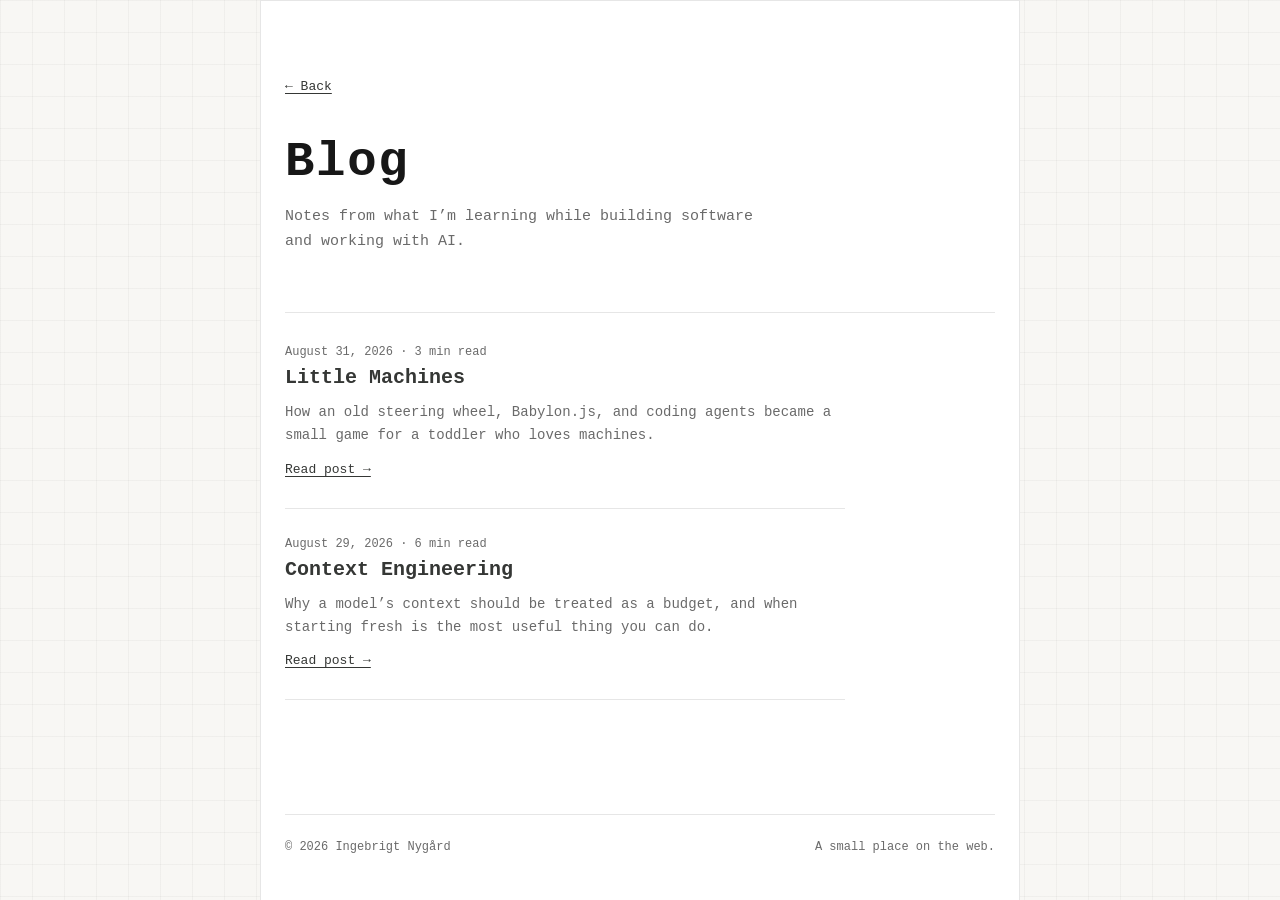
<file: blog/index.html>
<!doctype html>
<html lang="en">
  <head>
    <meta charset="UTF-8" />
    <meta name="viewport" content="width=device-width, initial-scale=1.0" />
    <meta name="description" content="Writing by Ingebrigt Nygård." />
    <link rel="canonical" href="https://ingebrigtnygard.com/blog/" />
    <meta property="og:title" content="Blog — Ingebrigt Nygård" />
    <meta property="og:description" content="Writing by Ingebrigt Nygård." />
    <meta property="og:url" content="https://ingebrigtnygard.com/blog/" />
    <meta property="og:type" content="website" />
    <meta property="og:image" content="https://ingebrigtnygard.com/favicon.png" />
    <meta name="twitter:card" content="summary_large_image" />
    <title>Blog — Ingebrigt Nygård</title>
    <link rel="icon" type="image/png" href="../favicon.png" />
    <link rel="stylesheet" href="../styles.css" />
  </head>
  <body>
    <main class="page-shell">
      <header class="page-header">
        <a class="back-link" href="../">← Back</a>
        <h1>Blog</h1>
        <p>Notes from what I’m learning while building software and working with AI.</p>
      </header>

      <section class="post-list" aria-label="Posts">
        <article class="post-preview">
          <p class="post-meta">August 31, 2026 · 3 min read</p>
          <h2><a href="little-machines.html">Little Machines</a></h2>
          <p>How an old steering wheel, Babylon.js, and coding agents became a small game for a toddler who loves machines.</p>
          <a class="read-more" href="little-machines.html">Read post →</a>
        </article>
        <article class="post-preview">
          <p class="post-meta">August 29, 2026 · 6 min read</p>
          <h2><a href="context-engineering.html">Context Engineering</a></h2>
          <p>Why a model’s context should be treated as a budget, and when starting fresh is the most useful thing you can do.</p>
          <a class="read-more" href="context-engineering.html">Read post →</a>
        </article>
      </section>

      <footer><span>© <span id="year"></span> Ingebrigt Nygård</span><span>A small place on the web.</span></footer>
    </main>
    <script src="../script.js"></script>
  </body>
</html>
</file>
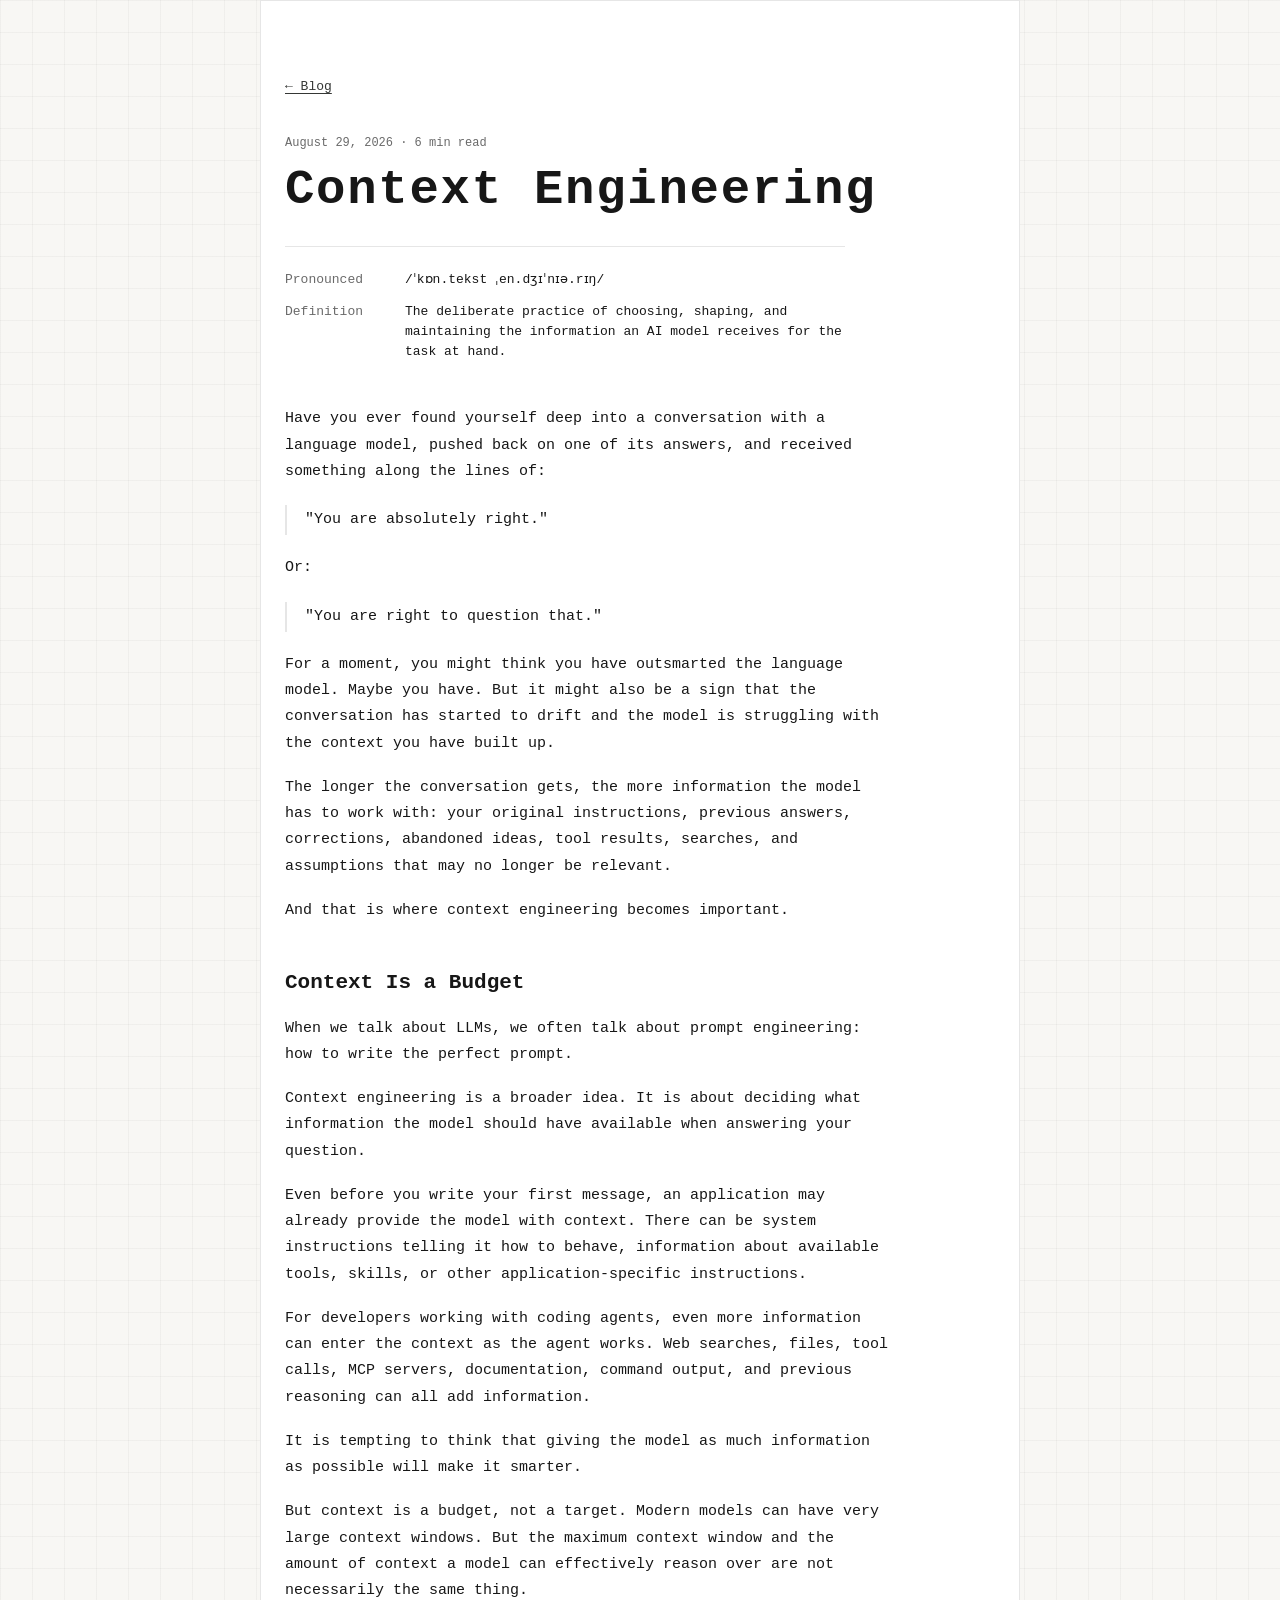
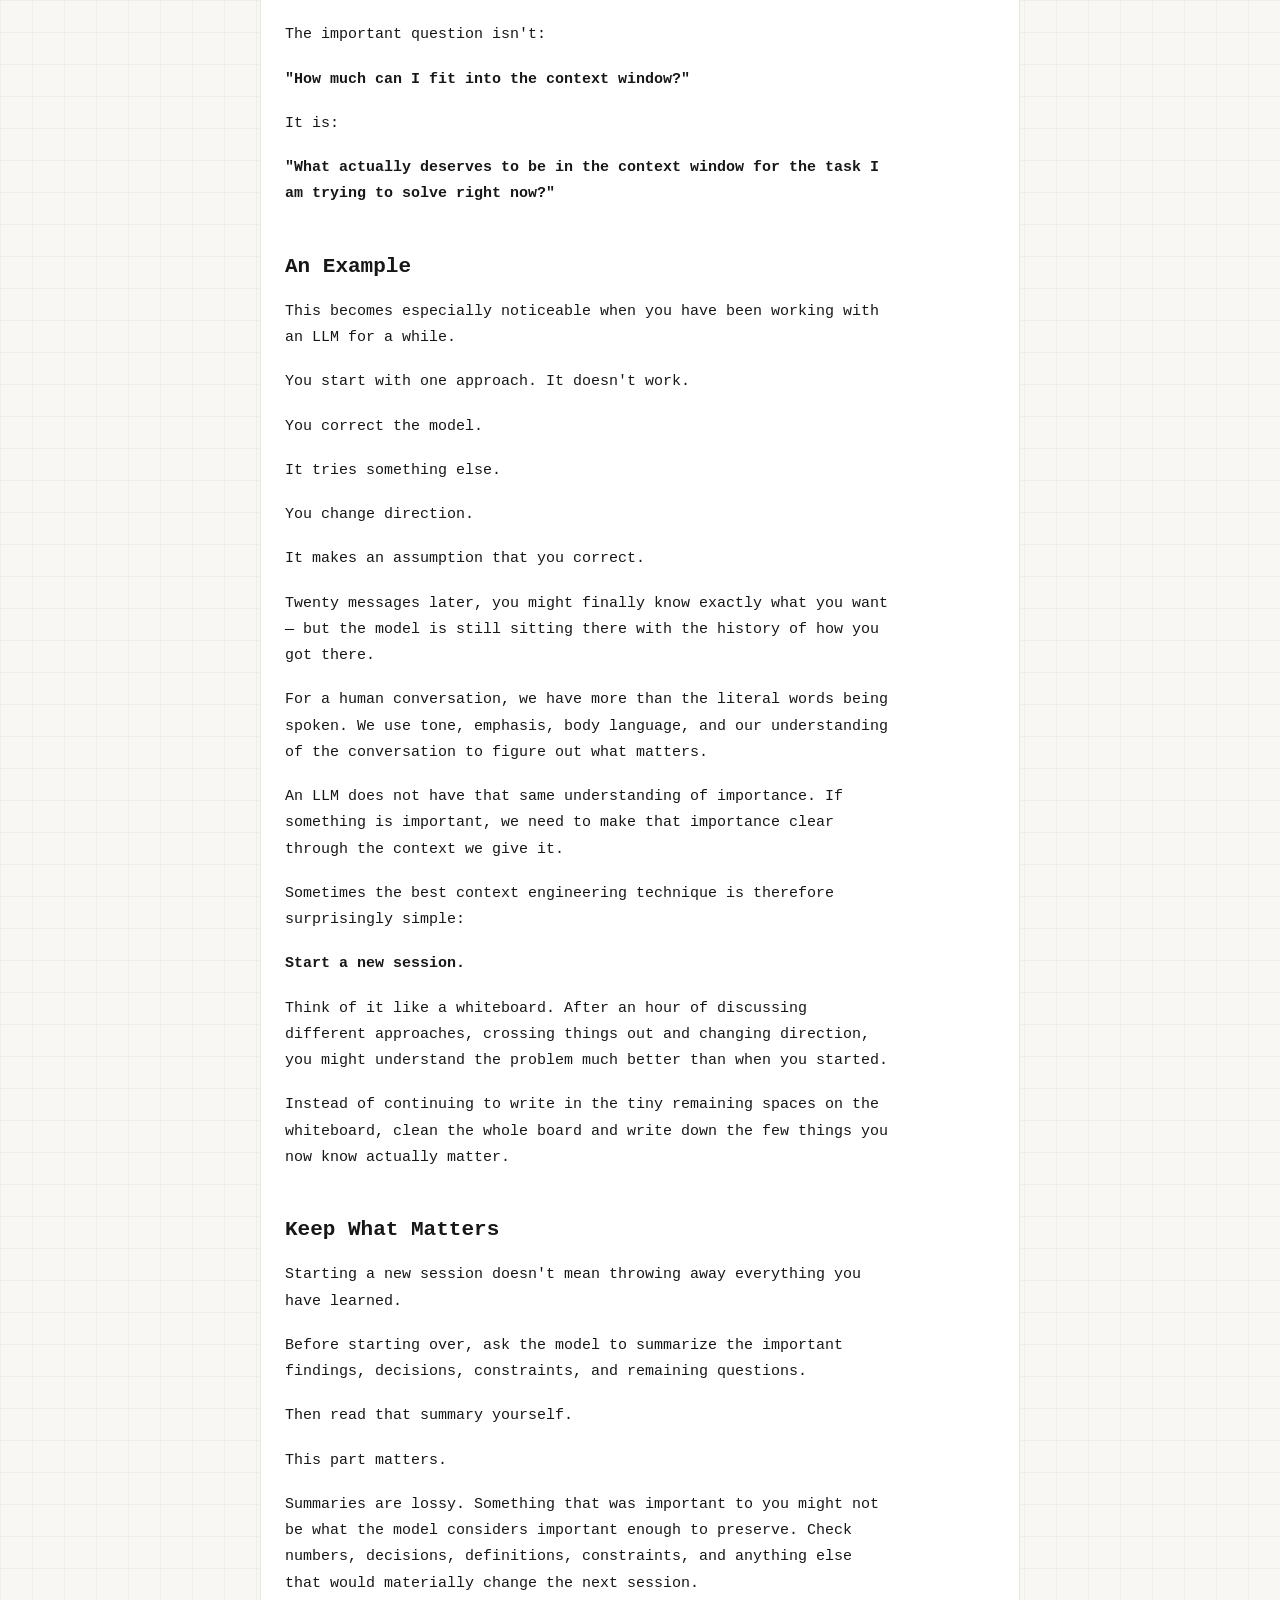
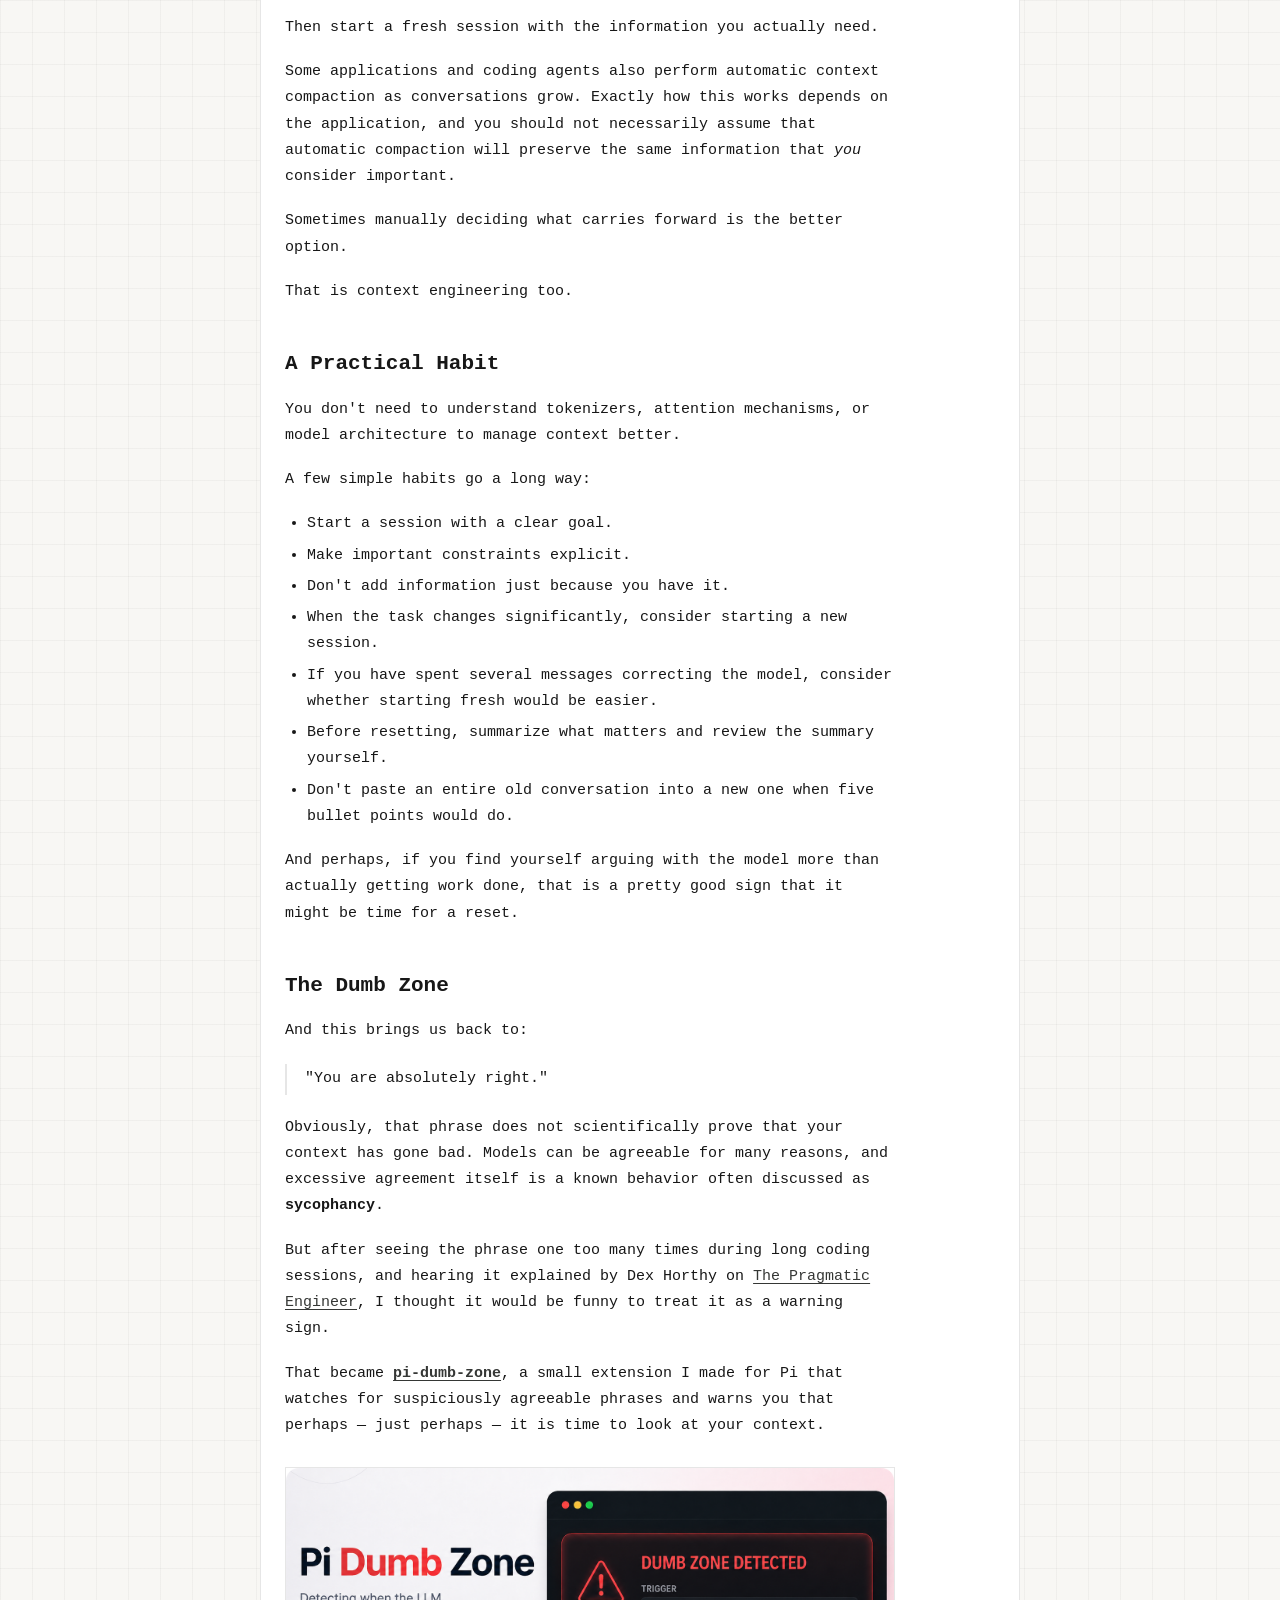
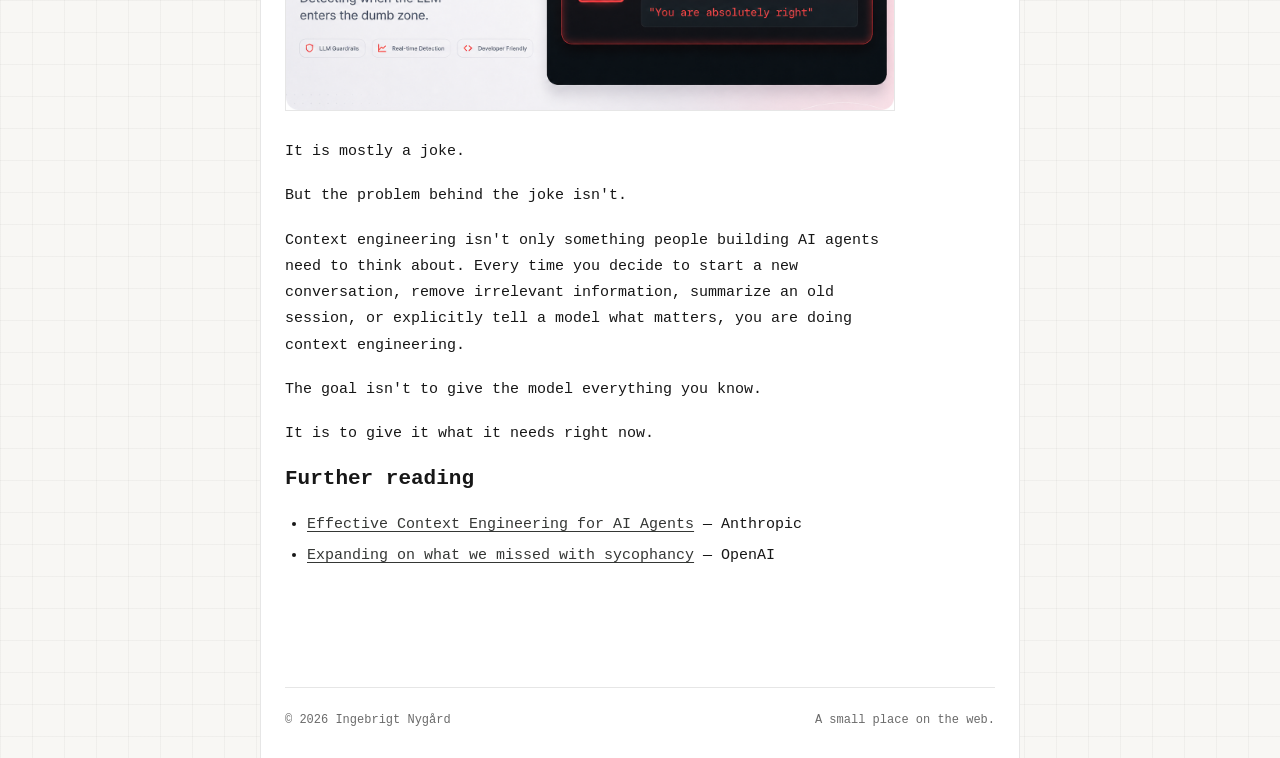
<file: blog/context-engineering.html>
<!doctype html>
<html lang="en">
  <head>
    <meta charset="UTF-8" />
    <meta name="viewport" content="width=device-width, initial-scale=1.0" />
    <meta name="description" content="Context Engineering: why an LLM's context is a budget, not a target." />
    <link rel="canonical" href="https://ingebrigtnygard.com/blog/context-engineering.html" />
    <meta property="og:title" content="Context Engineering — Ingebrigt Nygård" />
    <meta property="og:description" content="Why an LLM's context is a budget, not a target." />
    <meta property="og:url" content="https://ingebrigtnygard.com/blog/context-engineering.html" />
    <meta property="og:type" content="article" />
    <meta property="og:image" content="https://ingebrigtnygard.com/favicon.png" />
    <meta name="twitter:card" content="summary_large_image" />
    <title>Context Engineering — Ingebrigt Nygård</title>
    <link rel="icon" type="image/png" href="../favicon.png" />
    <link rel="stylesheet" href="../styles.css" />
  </head>
  <body>
    <main class="page-shell">
      <header class="article-header">
        <a class="back-link" href="index.html">← Blog</a>
        <p class="post-meta">August 29, 2026 · 6 min read</p>
        <h1>Context Engineering</h1>
        <dl class="term-definition">
          <div><dt>Pronounced</dt><dd>/ˈkɒn.tekst ˌen.dʒɪˈnɪə.rɪŋ/</dd></div>
          <div><dt>Definition</dt><dd>The deliberate practice of choosing, shaping, and maintaining the information an AI model receives for the task at hand.</dd></div>
        </dl>
      </header>

      <article class="prose">
        <p>Have you ever found yourself deep into a conversation with a language model, pushed back on one of its answers, and received something along the lines of:</p>
        <blockquote><p>"You are absolutely right."</p></blockquote>
        <p>Or:</p>
        <blockquote><p>"You are right to question that."</p></blockquote>
        <p>For a moment, you might think you have outsmarted the language model. Maybe you have. But it might also be a sign that the conversation has started to drift and the model is struggling with the context you have built up.</p>
        <p>The longer the conversation gets, the more information the model has to work with: your original instructions, previous answers, corrections, abandoned ideas, tool results, searches, and assumptions that may no longer be relevant.</p>
        <p>And that is where context engineering becomes important.</p>
        <h2>Context Is a Budget</h2>
        <p>When we talk about LLMs, we often talk about prompt engineering: how to write the perfect prompt.</p>
        <p>Context engineering is a broader idea. It is about deciding what information the model should have available when answering your question.</p>
        <p>Even before you write your first message, an application may already provide the model with context. There can be system instructions telling it how to behave, information about available tools, skills, or other application-specific instructions.</p>
        <p>For developers working with coding agents, even more information can enter the context as the agent works. Web searches, files, tool calls, MCP servers, documentation, command output, and previous reasoning can all add information.</p>
        <p>It is tempting to think that giving the model as much information as possible will make it smarter.</p>
        <p>But context is a budget, not a target. Modern models can have very large context windows. But the maximum context window and the amount of context a model can effectively reason over are not necessarily the same thing.</p>
        <p>The important question isn't:</p>
        <p><strong>"How much can I fit into the context window?"</strong></p>
        <p>It is:</p>
        <p><strong>"What actually deserves to be in the context window for the task I am trying to solve right now?"</strong></p>
        <h2>An Example</h2>
        <p>This becomes especially noticeable when you have been working with an LLM for a while.</p>
        <p>You start with one approach. It doesn't work.</p>
        <p>You correct the model.</p>
        <p>It tries something else.</p>
        <p>You change direction.</p>
        <p>It makes an assumption that you correct.</p>
        <p>Twenty messages later, you might finally know exactly what you want — but the model is still sitting there with the history of how you got there.</p>
        <p>For a human conversation, we have more than the literal words being spoken. We use tone, emphasis, body language, and our understanding of the conversation to figure out what matters.</p>
        <p>An LLM does not have that same understanding of importance. If something is important, we need to make that importance clear through the context we give it.</p>
        <p>Sometimes the best context engineering technique is therefore surprisingly simple:</p>
        <p><strong>Start a new session.</strong></p>
        <p>Think of it like a whiteboard. After an hour of discussing different approaches, crossing things out and changing direction, you might understand the problem much better than when you started.</p>
        <p>Instead of continuing to write in the tiny remaining spaces on the whiteboard, clean the whole board and write down the few things you now know actually matter.</p>
        <h2>Keep What Matters</h2>
        <p>Starting a new session doesn't mean throwing away everything you have learned.</p>
        <p>Before starting over, ask the model to summarize the important findings, decisions, constraints, and remaining questions.</p>
        <p>Then read that summary yourself.</p>
        <p>This part matters.</p>
        <p>Summaries are lossy. Something that was important to you might not be what the model considers important enough to preserve. Check numbers, decisions, definitions, constraints, and anything else that would materially change the next session.</p>
        <p>Then start a fresh session with the information you actually need.</p>
        <p>Some applications and coding agents also perform automatic context compaction as conversations grow. Exactly how this works depends on the application, and you should not necessarily assume that automatic compaction will preserve the same information that <em>you</em> consider important.</p>
        <p>Sometimes manually deciding what carries forward is the better option.</p>
        <p>That is context engineering too.</p>
        <h2>A Practical Habit</h2>
        <p>You don't need to understand tokenizers, attention mechanisms, or model architecture to manage context better.</p>
        <p>A few simple habits go a long way:</p>
        <ul>
          <li>Start a session with a clear goal.</li>
          <li>Make important constraints explicit.</li>
          <li>Don't add information just because you have it.</li>
          <li>When the task changes significantly, consider starting a new session.</li>
          <li>If you have spent several messages correcting the model, consider whether starting fresh would be easier.</li>
          <li>Before resetting, summarize what matters and review the summary yourself.</li>
          <li>Don't paste an entire old conversation into a new one when five bullet points would do.</li>
        </ul>
        <p>And perhaps, if you find yourself arguing with the model more than actually getting work done, that is a pretty good sign that it might be time for a reset.</p>
        <h2>The Dumb Zone</h2>
        <p>And this brings us back to:</p>
        <blockquote><p>"You are absolutely right."</p></blockquote>
        <p>Obviously, that phrase does not scientifically prove that your context has gone bad. Models can be agreeable for many reasons, and excessive agreement itself is a known behavior often discussed as <strong>sycophancy</strong>.</p>
        <p>But after seeing the phrase one too many times during long coding sessions, and hearing it explained by Dex Horthy on <a href="https://newsletter.pragmaticengineer.com/p/context-engineering-with-dex-horthy">The Pragmatic Engineer</a>, I thought it would be funny to treat it as a warning sign.</p>
        <p>That became <a href="https://github.com/ingin97/pi-dumb-zone"><strong>pi-dumb-zone</strong></a>, a small extension I made for Pi that watches for suspiciously agreeable phrases and warns you that perhaps — just perhaps — it is time to look at your context.</p>
        <figure class="article-image">
          <img src="assets/pi-dumb-zone-header.png" alt="pi-dumb-zone extension warning display in Pi" width="1560" height="620" />
        </figure>
        <p>It is mostly a joke.</p>
        <p>But the problem behind the joke isn't.</p>
        <p>Context engineering isn't only something people building AI agents need to think about. Every time you decide to start a new conversation, remove irrelevant information, summarize an old session, or explicitly tell a model what matters, you are doing context engineering.</p>
        <p>The goal isn't to give the model everything you know.</p>
        <p>It is to give it what it needs right now.</p>
        <section class="article-references" aria-labelledby="further-reading">
          <h2 id="further-reading">Further reading</h2>
        <ul>
          <li><a href="https://www.anthropic.com/engineering/effective-context-engineering-for-ai-agents">Effective Context Engineering for AI Agents</a> — Anthropic</li>
          <li><a href="https://openai.com/index/expanding-on-sycophancy/">Expanding on what we missed with sycophancy</a> — OpenAI</li>
        </ul>
        </section>
      </article>

      <footer><span>© <span id="year"></span> Ingebrigt Nygård</span><span>A small place on the web.</span></footer>
    </main>
    <script src="../script.js"></script>
  </body>
</html>
</file>
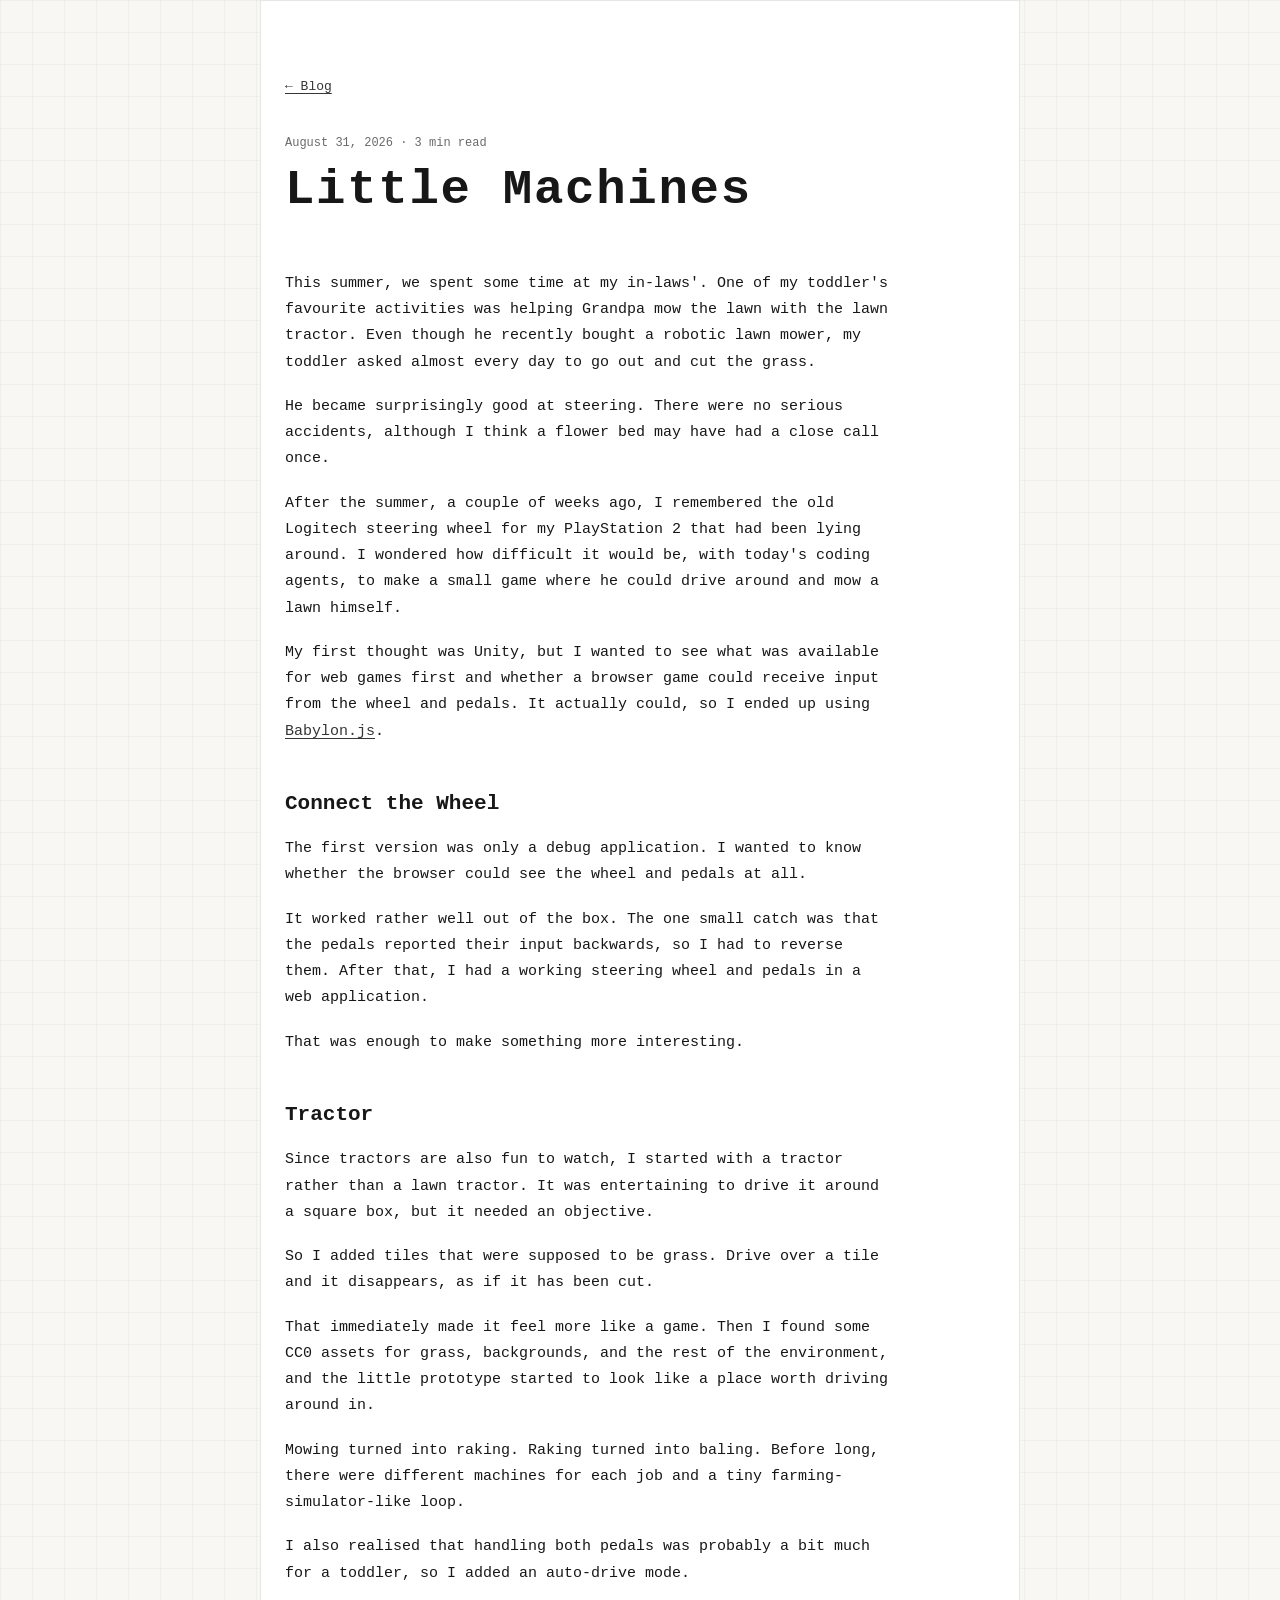
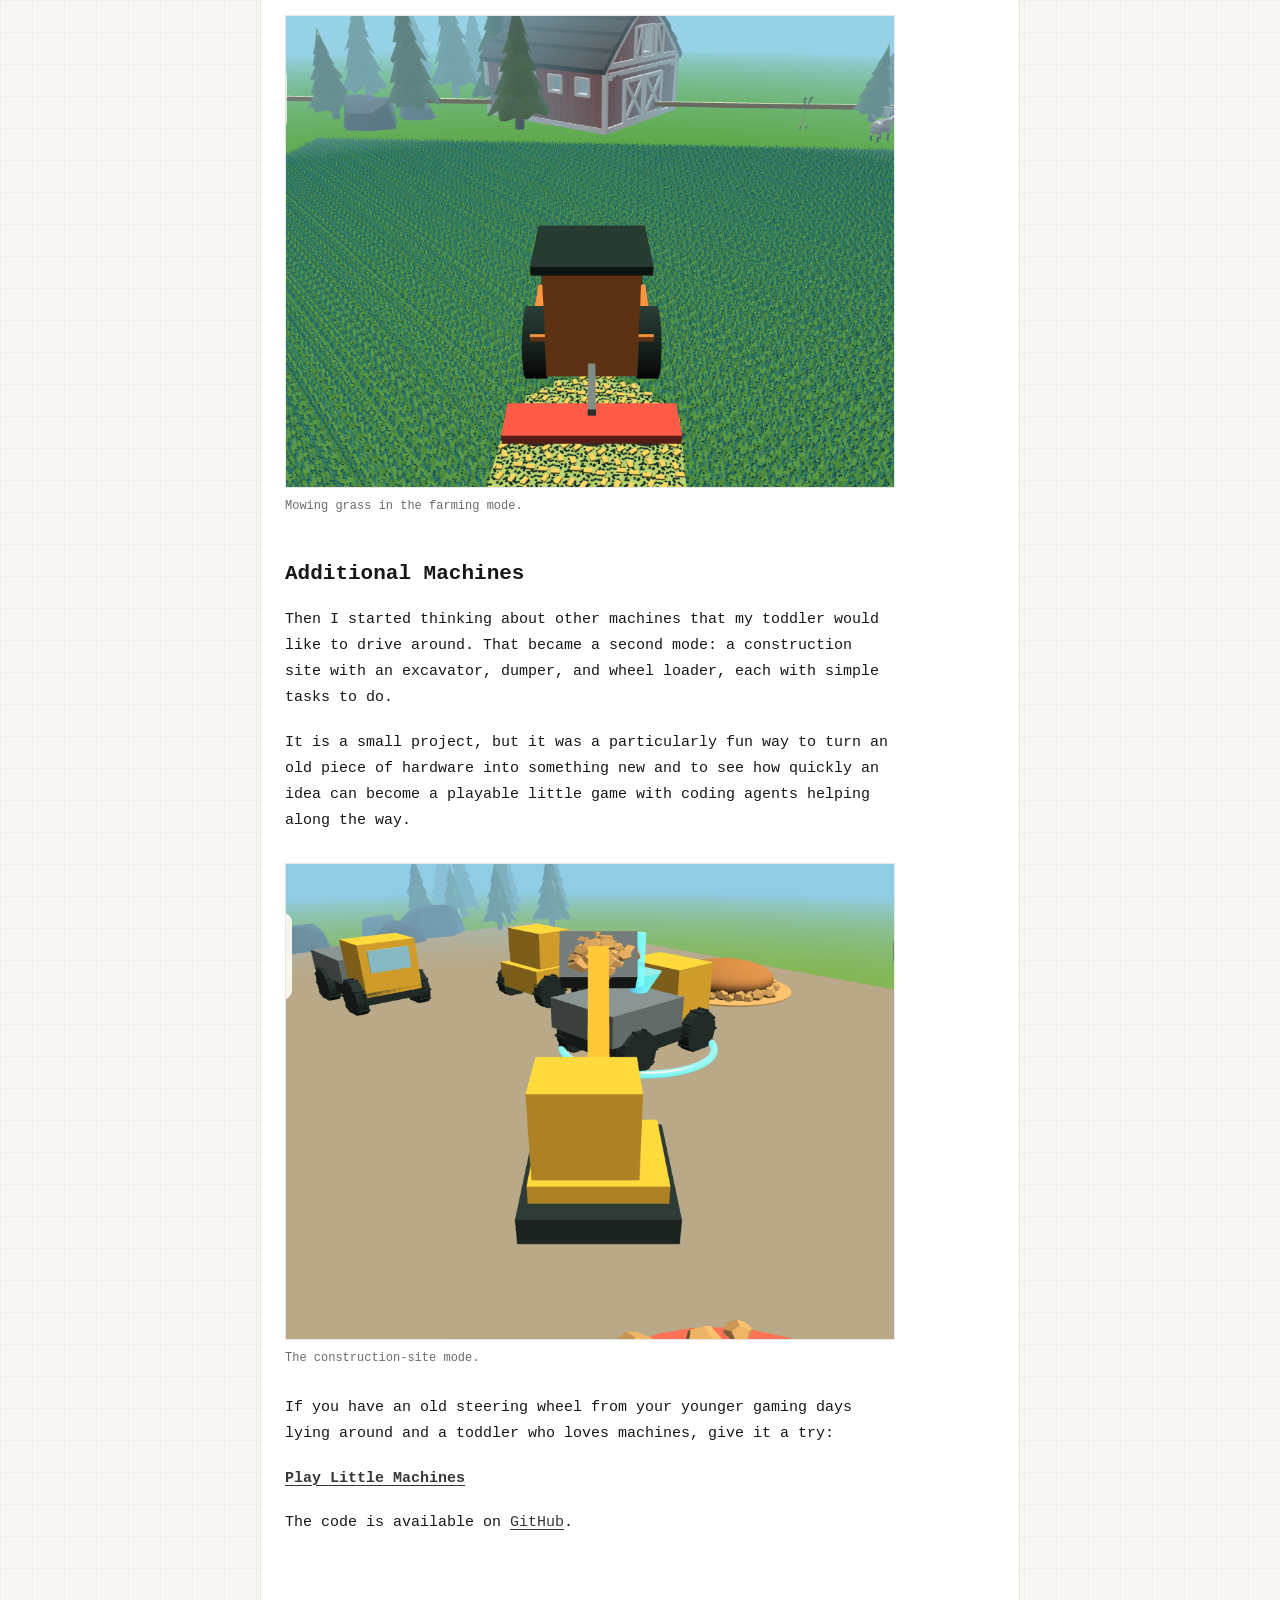
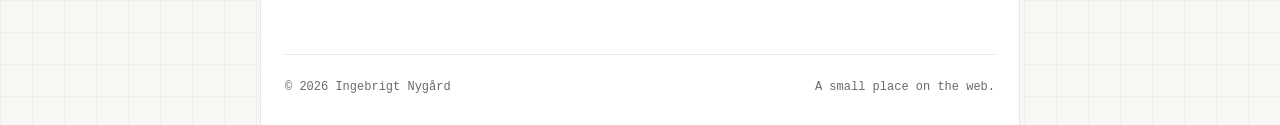
<file: blog/little-machines.html>
<!doctype html>
<html lang="en">
  <head>
    <meta charset="UTF-8" />
    <meta name="viewport" content="width=device-width, initial-scale=1.0" />
    <meta name="description" content="How an old Logitech wheel, Babylon.js, and coding agents became a small game for a toddler who loves machines." />
    <link rel="canonical" href="https://ingebrigtnygard.com/blog/little-machines.html" />
    <meta property="og:title" content="Little Machines — Ingebrigt Nygård" />
    <meta property="og:description" content="How an old Logitech wheel, Babylon.js, and coding agents became a small game for a toddler who loves machines." />
    <meta property="og:url" content="https://ingebrigtnygard.com/blog/little-machines.html" />
    <meta property="og:type" content="article" />
    <meta property="og:image" content="https://ingebrigtnygard.com/favicon.png" />
    <meta name="twitter:card" content="summary_large_image" />
    <title>Little Machines — Ingebrigt Nygård</title>
    <link rel="icon" type="image/png" href="../favicon.png" />
    <link rel="stylesheet" href="../styles.css" />
  </head>
  <body>
    <main class="page-shell">
      <header class="article-header">
        <a class="back-link" href="index.html">← Blog</a>
        <p class="post-meta">August 31, 2026 · 3 min read</p>
        <h1>Little Machines</h1>
      </header>

      <article class="prose">
        <p>This summer, we spent some time at my in-laws'. One of my toddler's favourite activities was helping Grandpa mow the lawn with the lawn tractor. Even though he recently bought a robotic lawn mower, my toddler asked almost every day to go out and cut the grass.</p>
        <p>He became surprisingly good at steering. There were no serious accidents, although I think a flower bed may have had a close call once.</p>
        <p>After the summer, a couple of weeks ago, I remembered the old Logitech steering wheel for my PlayStation 2 that had been lying around. I wondered how difficult it would be, with today's coding agents, to make a small game where he could drive around and mow a lawn himself.</p>
        <p>My first thought was Unity, but I wanted to see what was available for web games first and whether a browser game could receive input from the wheel and pedals. It actually could, so I ended up using <a href="https://www.babylonjs.com/">Babylon.js</a>.</p>

        <h2>Connect the Wheel</h2>
        <p>The first version was only a debug application. I wanted to know whether the browser could see the wheel and pedals at all.</p>
        <p>It worked rather well out of the box. The one small catch was that the pedals reported their input backwards, so I had to reverse them. After that, I had a working steering wheel and pedals in a web application.</p>
        <p>That was enough to make something more interesting.</p>

        <h2>Tractor</h2>
        <p>Since tractors are also fun to watch, I started with a tractor rather than a lawn tractor. It was entertaining to drive it around a square box, but it needed an objective.</p>
        <p>So I added tiles that were supposed to be grass. Drive over a tile and it disappears, as if it has been cut.</p>
        <p>That immediately made it feel more like a game. Then I found some CC0 assets for grass, backgrounds, and the rest of the environment, and the little prototype started to look like a place worth driving around in.</p>
        <p>Mowing turned into raking. Raking turned into baling. Before long, there were different machines for each job and a tiny farming-simulator-like loop.</p>
        <p>I also realised that handling both pedals was probably a bit much for a toddler, so I added an auto-drive mode.</p>
        <figure class="article-image">
          <img src="assets/little-machines-tractor.png" alt="A tractor mowing a wide field beside a red barn in Little Machines" width="880" height="675" />
          <figcaption>Mowing grass in the farming mode.</figcaption>
        </figure>

        <h2>Additional Machines</h2>
        <p>Then I started thinking about other machines that my toddler would like to drive around. That became a second mode: a construction site with an excavator, dumper, and wheel loader, each with simple tasks to do.</p>
        <p>It is a small project, but it was a particularly fun way to turn an old piece of hardware into something new and to see how quickly an idea can become a playable little game with coding agents helping along the way.</p>
        <figure class="article-image">
          <img src="assets/little-machines-construction-site.png" alt="A wheel loader at a construction site in Little Machines, with a dumper and excavator nearby" width="900" height="675" />
          <figcaption>The construction-site mode.</figcaption>
        </figure>
        <p>If you have an old steering wheel from your younger gaming days lying around and a toddler who loves machines, give it a try:</p>
        <p><a href="https://machines.ingebrigtnygard.com"><strong>Play Little Machines</strong></a></p>
        <p>The code is available on <a href="https://github.com/ingin97/little-machines">GitHub</a>.</p>
      </article>

      <footer><span>© <span id="year"></span> Ingebrigt Nygård</span><span>A small place on the web.</span></footer>
    </main>
    <script src="../script.js"></script>
  </body>
</html>
</file>
<file: styles.css>
:root {
  --ink: #171717;
  --muted: #6a6a6a;
  --line: #e6e6e6;
  --page: #fff;
  --canvas: #f8f7f4;
  --grid: rgba(23, 23, 23, .035);
  --accent: #353735;
}

* { box-sizing: border-box; }
html { scroll-behavior: smooth; }
body {
  margin: 0;
  background-color: var(--canvas);
  background-image: linear-gradient(var(--grid) 1px, transparent 1px), linear-gradient(90deg, var(--grid) 1px, transparent 1px);
  background-size: 32px 32px;
  color: var(--ink);
  font-family: ui-monospace, SFMono-Regular, Consolas, "Liberation Mono", monospace;
}
a { color: var(--accent); text-decoration: underline; text-underline-offset: 3px; }
main {
  max-width: 820px;
  min-height: 100vh;
  margin: 0 auto;
  padding: 0 24px;
  background: var(--page);
  border: 1px solid var(--line);
  border-bottom: 0;
}
.intro { display: grid; grid-template-columns: 170px minmax(0, 1fr); column-gap: 38px; padding: 112px 0 122px; }
.intro-content { border-left: 1px solid var(--line); padding-left: 35px; }
.profile-image { position: relative; width: 160px; height: 160px; margin-bottom: 17px; padding: 0; overflow: hidden; background: none; border: 0; border-radius: 50%; cursor: pointer; }
.profile-image img { display: block; width: 100%; height: 100%; object-fit: cover; }
.profile-image-hover { position: absolute; inset: 0; opacity: 0; transition: opacity .2s ease; }
.profile-image:hover .profile-image-hover, .profile-image.is-revealed .profile-image-hover { opacity: 1; }
.profile-image:focus-visible { outline: 2px solid var(--ink); outline-offset: 4px; }
.profile-card p { margin: 0 !important; }
.profile-card p + p { margin-top: 5px !important; }
.profile-name { color: var(--ink) !important; font-size: 14px !important; font-weight: 600; }
.study-title { font-size: 13px !important; }
.education { font-size: 12px !important; }
.profile-links { display: flex; flex-direction: column; align-items: flex-start; gap: 8px; margin-top: 20px; font-size: 13px; }
.profile-links a { display: inline-flex; align-items: center; gap: 6px; }
.profile-links svg { width: 14px; height: 14px; fill: currentColor; }
h1 { margin: 0 0 22px; font-size: clamp(34px, 5.2vw, 49px); letter-spacing: .035em; line-height: 1.1; font-weight: 600; }
.intro p { max-width: 430px; margin: 0; color: var(--muted); font-size: 16px; line-height: 1.65; }
.intro-content p + p { margin-top: 18px; }
section#writing { border-top: 1px solid var(--line); padding: 28px 0 132px; }
.section-heading { display: flex; align-items: baseline; justify-content: space-between; }
h2 { margin: 0; color: var(--accent); font-size: 17px; font-weight: 600; }
.empty-state { max-width: 450px; margin: 25px 0 0; color: var(--muted); font-size: 15px; line-height: 1.65; }
.empty-state span { color: var(--ink); font-size: 15px; font-style: italic; font-weight: 600; }
.post-preview { max-width: 560px; margin-top: 25px; }
.post-preview h2, .post-preview h3 { margin: 5px 0 10px; font-size: 20px; line-height: 1.35; }
.post-preview h2 a, .post-preview h3 a { text-decoration: none; }
.post-preview p:not(.post-meta) { margin: 0; color: var(--muted); font-size: 14px; line-height: 1.65; }
.post-meta { margin: 0; color: var(--muted); font-size: 12px; }
.read-more, .blog-link { display: inline-block; margin-top: 14px; font-size: 13px; }
.blog-link { margin: 48px 0 0; }
.page-shell { max-width: 760px; }
.page-header, .article-header { padding: 76px 0 58px; }
.back-link { display: inline-block; margin-bottom: 42px; font-size: 13px; }
.page-header h1, .article-header h1 { margin-bottom: 15px; }
.page-header > p { max-width: 490px; margin: 0; color: var(--muted); font-size: 15px; line-height: 1.65; }
.post-list { border-top: 1px solid var(--line); padding: 4px 0 114px; }
.post-list .post-preview { padding: 28px 0 30px; margin: 0; border-bottom: 1px solid var(--line); }
.article-header { padding-bottom: 38px; }
.article-header .post-meta { margin-bottom: 14px; }
.term-definition { max-width: 560px; margin: 28px 0 0; padding: 17px 0 0; border-top: 1px solid var(--line); }
.term-definition div { display: grid; grid-template-columns: 105px minmax(0, 1fr); gap: 15px; padding: 6px 0; font-size: 13px; line-height: 1.55; }
.term-definition dt { color: var(--muted); }
.term-definition dd { margin: 0; }
.prose { max-width: 610px; padding: 0 0 100px; }
.prose h2 { margin: 45px 0 18px; color: var(--ink); font-size: 21px; line-height: 1.35; }
.prose h2:first-child { margin-top: 0; }
.prose p, .prose li { font-family: ui-monospace, SFMono-Regular, Consolas, "Liberation Mono", monospace; font-size: 15px; line-height: 1.75; }
.prose p { margin: 0 0 18px; }
.prose ul { margin: 0 0 18px; padding-left: 22px; }
.prose li + li { margin-top: 5px; }
.prose blockquote { margin: 20px 0; padding: 2px 0 2px 18px; border-left: 2px solid var(--line); }
.prose blockquote p { margin: 0; }
.article-image { margin: 28px 0; }
.article-image img { display: block; width: 100%; height: auto; border: 1px solid var(--line); }
.article-image figcaption { margin-top: 9px; color: var(--muted); font-size: 12px; line-height: 1.5; }
footer { display: flex; justify-content: space-between; border-top: 1px solid var(--line); padding: 25px 0 31px; color: var(--muted); font-size: 12px; }
@media (max-width: 600px) {
  main { padding: 0 20px; border-inline: 0; }
  .intro { grid-template-columns: 1fr; gap: 26px; padding: 56px 0 80px; }
  .intro-content { display: contents; border-left: 0; padding-left: 0; }
  .intro h1 { order: -1; margin-bottom: 0; font-size: clamp(27px, 8.5vw, 42px); letter-spacing: 0; }
  .profile-card { display: grid; grid-template-columns: 128px minmax(0, 1fr); column-gap: 18px; align-items: start; }
  .profile-image { grid-row: 1 / span 4; width: 128px; height: 128px; margin: 0; }
  .profile-name { margin-top: 4px !important; }
  .profile-card p + p { margin-top: 5px !important; }
  .profile-links { gap: 0; margin-top: 4px; }
  .profile-links a { min-height: 22px; padding: 0; }
  .intro p { font-size: 15px; }
  section#writing { padding: 24px 0 84px; }
  .empty-state { margin-top: 20px; }
  .page-header, .article-header { padding: 50px 0 42px; }
  .back-link { margin-bottom: 30px; }
  .post-list { padding-bottom: 76px; }
  .article-header { padding-bottom: 30px; }
  .term-definition div { grid-template-columns: 1fr; gap: 2px; padding: 7px 0; }
  .prose { padding-bottom: 66px; }
  .prose h2 { margin-top: 36px; font-size: 19px; }
  .article-image { width: calc(100% + 40px); margin-right: -20px; margin-left: -20px; }
  .article-image img { border-inline: 0; }
  .article-image figcaption { padding: 0 20px; }
  footer { flex-direction: column; gap: 8px; padding: 22px 0 28px; line-height: 1.5; }
}

@media (hover: none) {
  .profile-image:active .profile-image-hover { opacity: 1; }
}
</file>
